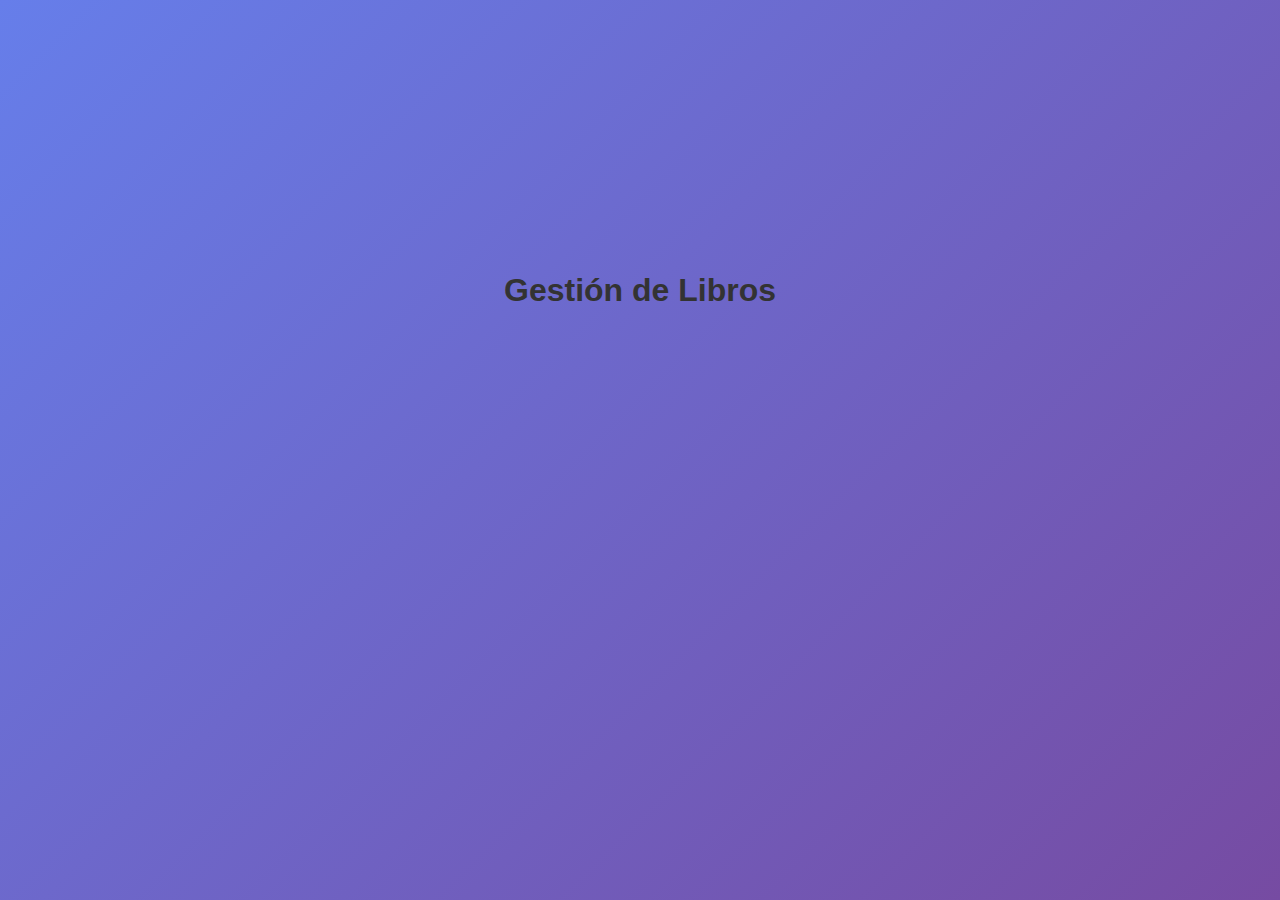
<file: index.html>
<!DOCTYPE html>
<html lang="es">
<head>
  <meta charset="UTF-8">
  <title>Book Manager</title>
  <link rel="stylesheet" href="css/styles.css">
</head>
<body>
  <h1>Gestión de Libros</h1>
  <div id="book-list"></div>
  <script src="js/api.js"></script>
  <script src="js/ui.js"></script>
  <script src="js/books.js"></script>
</body>
</html>
</file>
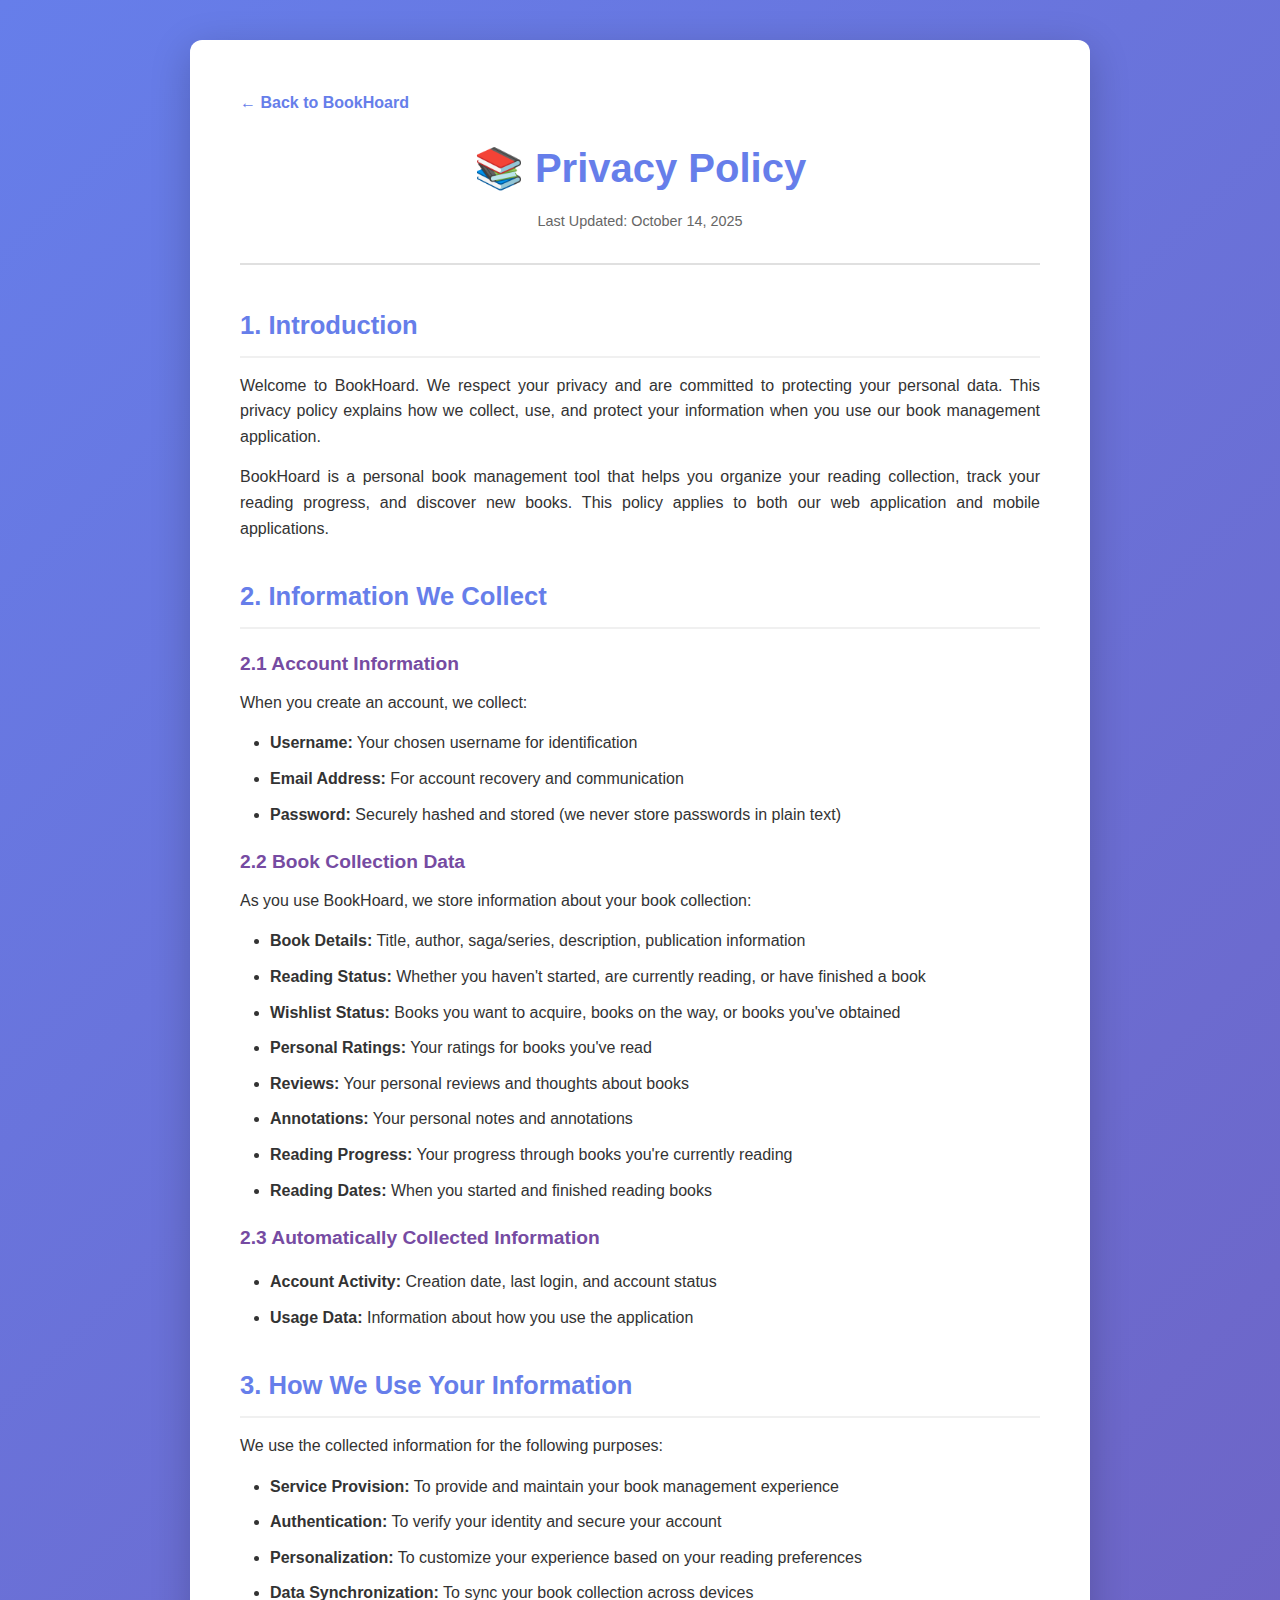
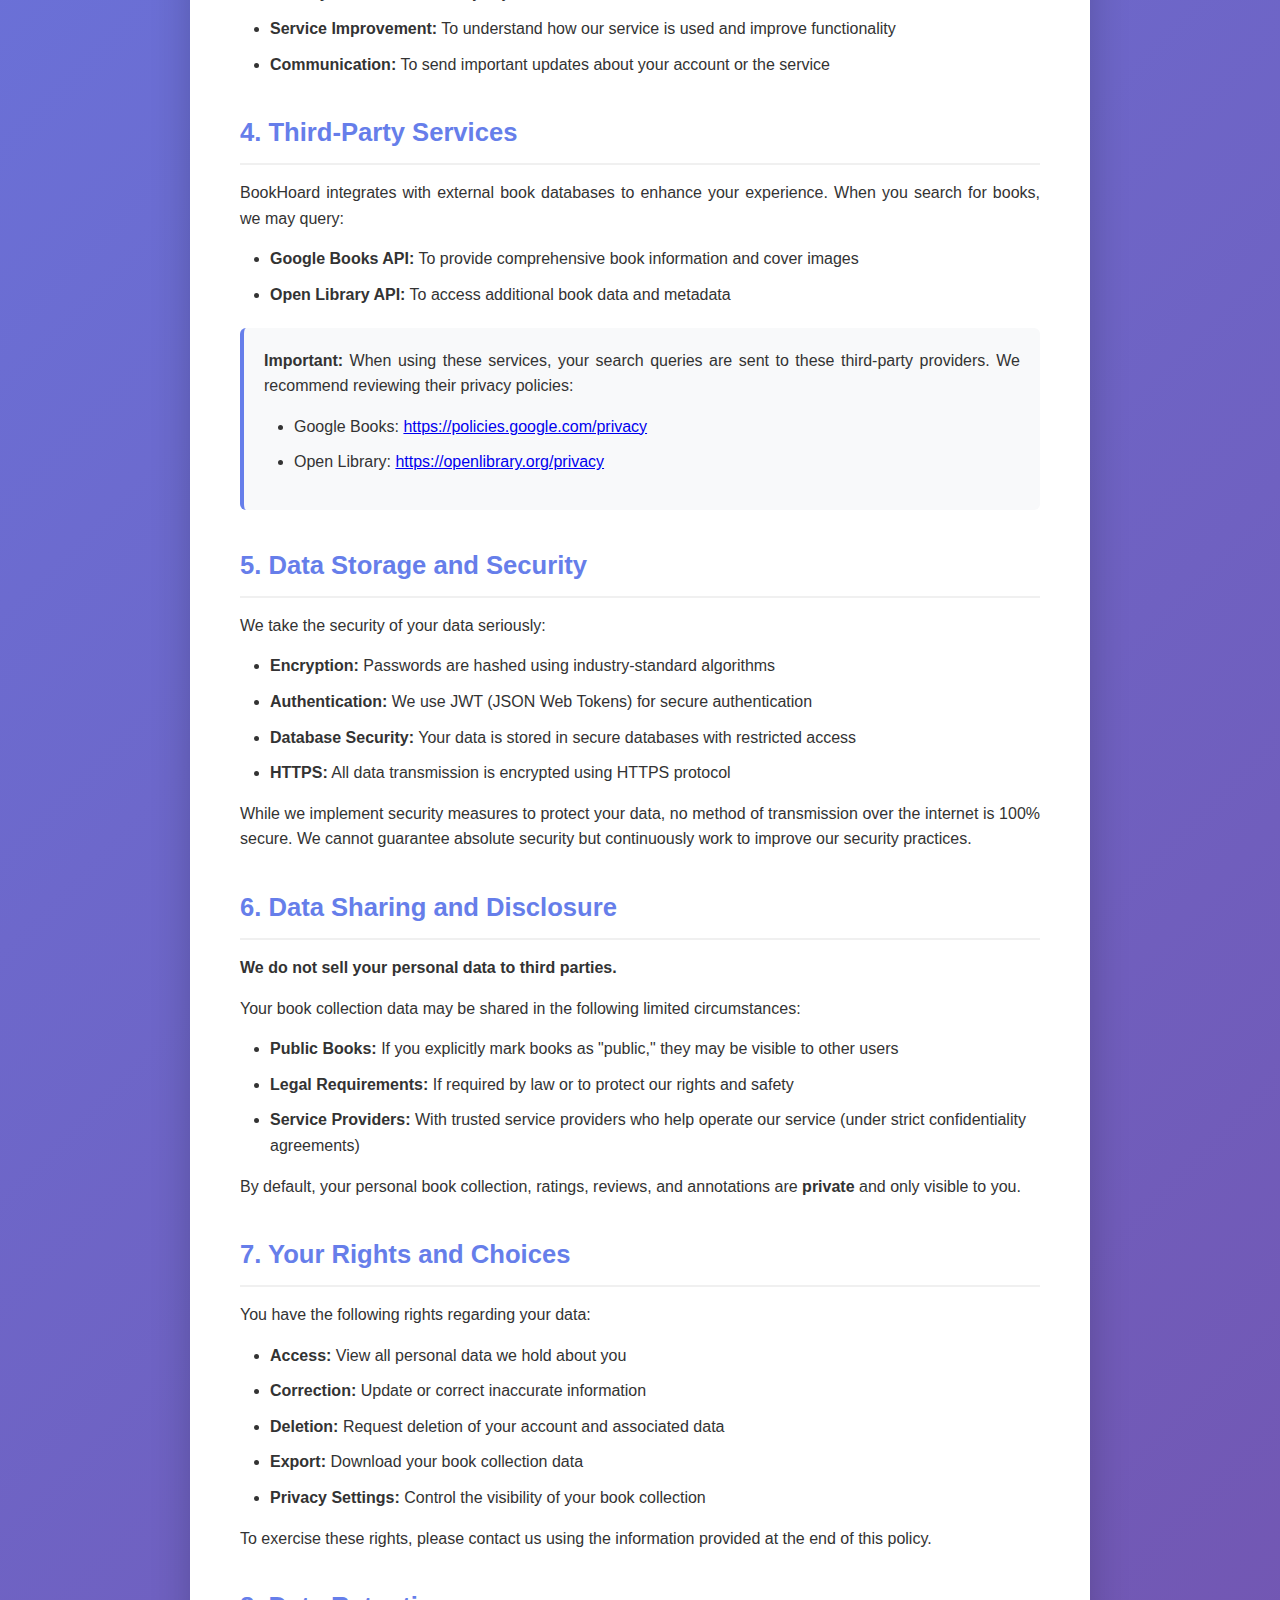
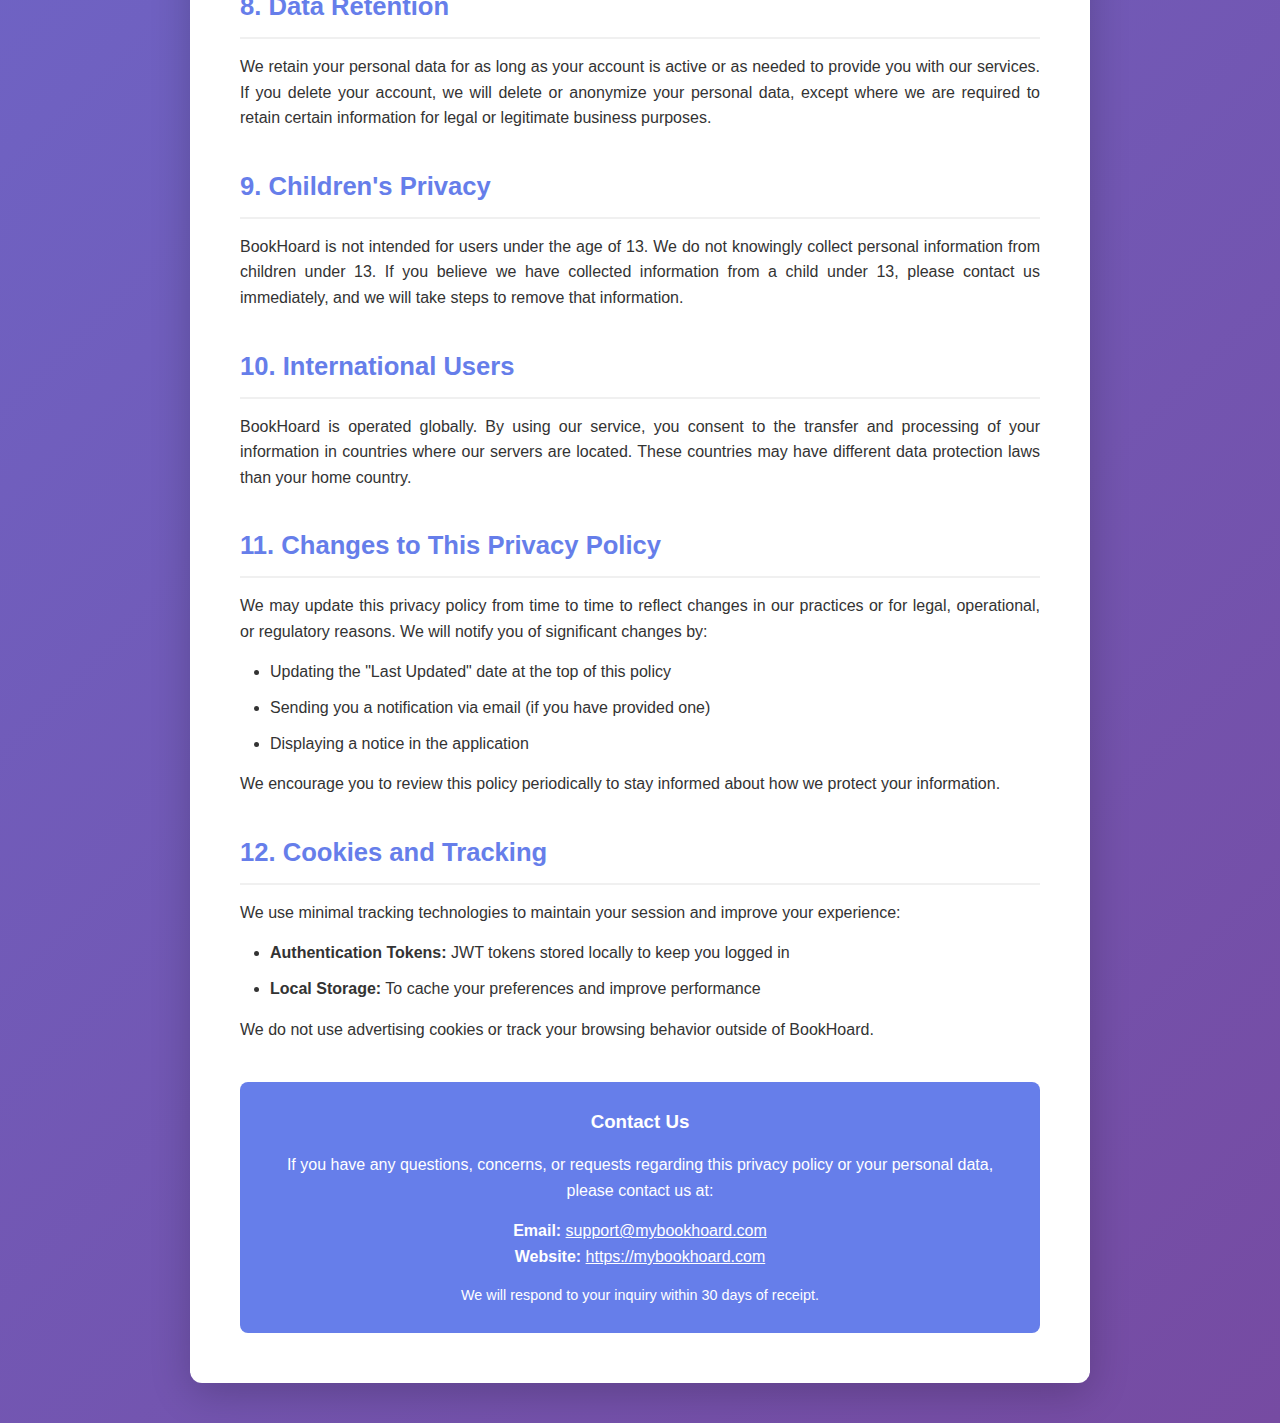
<file: privacy/index.html>
<!DOCTYPE html>
<html lang="en">
<head>
  <meta charset="UTF-8">
  <meta name="viewport" content="width=device-width, initial-scale=1.0">
  <title>Privacy Policy - BookHoard</title>
  <style>
    * {
      margin: 0;
      padding: 0;
      box-sizing: border-box;
    }

    body {
      font-family: 'Segoe UI', Tahoma, Geneva, Verdana, sans-serif;
      background: linear-gradient(135deg, #667eea 0%, #764ba2 100%);
      min-height: 100vh;
      padding: 40px 20px;
      line-height: 1.6;
      color: #333;
    }

    .container {
      max-width: 900px;
      margin: 0 auto;
      background: white;
      border-radius: 12px;
      box-shadow: 0 10px 40px rgba(0, 0, 0, 0.2);
      padding: 50px;
    }

    .header {
      text-align: center;
      margin-bottom: 40px;
      padding-bottom: 30px;
      border-bottom: 2px solid #e0e0e0;
    }

    .header h1 {
      font-size: 2.5em;
      color: #667eea;
      margin-bottom: 10px;
    }

    .header .last-updated {
      color: #666;
      font-size: 0.9em;
    }

    .section {
      margin-bottom: 35px;
    }

    .section h2 {
      color: #667eea;
      font-size: 1.6em;
      margin-bottom: 15px;
      padding-bottom: 10px;
      border-bottom: 2px solid #f0f0f0;
    }

    .section h3 {
      color: #764ba2;
      font-size: 1.2em;
      margin: 20px 0 10px 0;
    }

    .section p {
      margin-bottom: 15px;
      text-align: justify;
    }

    .section ul {
      margin: 15px 0 15px 30px;
    }

    .section li {
      margin-bottom: 10px;
    }

    .highlight-box {
      background: #f8f9fa;
      border-left: 4px solid #667eea;
      padding: 20px;
      margin: 20px 0;
      border-radius: 6px;
    }

    .contact-info {
      background: #667eea;
      color: white;
      padding: 25px;
      border-radius: 8px;
      margin-top: 40px;
      text-align: center;
    }

    .contact-info h3 {
      color: white;
      margin-bottom: 15px;
    }

    .contact-info a {
      color: white;
      text-decoration: underline;
    }

    .back-link {
      display: inline-block;
      margin-bottom: 20px;
      color: #667eea;
      text-decoration: none;
      font-weight: 600;
      transition: color 0.3s;
    }

    .back-link:hover {
      color: #764ba2;
    }

    @media (max-width: 768px) {
      .container {
        padding: 30px 20px;
      }

      .header h1 {
        font-size: 2em;
      }

      .section h2 {
        font-size: 1.4em;
      }
    }
  </style>
</head>
<body>
  <div class="container">
    <a href="../index.html" class="back-link">← Back to BookHoard</a>
    
    <div class="header">
      <h1>📚 Privacy Policy</h1>
      <p class="last-updated">Last Updated: October 14, 2025</p>
    </div>

    <div class="section">
      <h2>1. Introduction</h2>
      <p>
        Welcome to BookHoard. We respect your privacy and are committed to protecting your personal data. 
        This privacy policy explains how we collect, use, and protect your information when you use our 
        book management application.
      </p>
      <p>
        BookHoard is a personal book management tool that helps you organize your reading collection, 
        track your reading progress, and discover new books. This policy applies to both our web application 
        and mobile applications.
      </p>
    </div>

    <div class="section">
      <h2>2. Information We Collect</h2>
      
      <h3>2.1 Account Information</h3>
      <p>When you create an account, we collect:</p>
      <ul>
        <li><strong>Username:</strong> Your chosen username for identification</li>
        <li><strong>Email Address:</strong> For account recovery and communication</li>
        <li><strong>Password:</strong> Securely hashed and stored (we never store passwords in plain text)</li>
      </ul>

      <h3>2.2 Book Collection Data</h3>
      <p>As you use BookHoard, we store information about your book collection:</p>
      <ul>
        <li><strong>Book Details:</strong> Title, author, saga/series, description, publication information</li>
        <li><strong>Reading Status:</strong> Whether you haven't started, are currently reading, or have finished a book</li>
        <li><strong>Wishlist Status:</strong> Books you want to acquire, books on the way, or books you've obtained</li>
        <li><strong>Personal Ratings:</strong> Your ratings for books you've read</li>
        <li><strong>Reviews:</strong> Your personal reviews and thoughts about books</li>
        <li><strong>Annotations:</strong> Your personal notes and annotations</li>
        <li><strong>Reading Progress:</strong> Your progress through books you're currently reading</li>
        <li><strong>Reading Dates:</strong> When you started and finished reading books</li>
      </ul>

      <h3>2.3 Automatically Collected Information</h3>
      <ul>
        <li><strong>Account Activity:</strong> Creation date, last login, and account status</li>
        <li><strong>Usage Data:</strong> Information about how you use the application</li>
      </ul>
    </div>

    <div class="section">
      <h2>3. How We Use Your Information</h2>
      <p>We use the collected information for the following purposes:</p>
      <ul>
        <li><strong>Service Provision:</strong> To provide and maintain your book management experience</li>
        <li><strong>Authentication:</strong> To verify your identity and secure your account</li>
        <li><strong>Personalization:</strong> To customize your experience based on your reading preferences</li>
        <li><strong>Data Synchronization:</strong> To sync your book collection across devices</li>
        <li><strong>Service Improvement:</strong> To understand how our service is used and improve functionality</li>
        <li><strong>Communication:</strong> To send important updates about your account or the service</li>
      </ul>
    </div>

    <div class="section">
      <h2>4. Third-Party Services</h2>
      <p>
        BookHoard integrates with external book databases to enhance your experience. When you search 
        for books, we may query:
      </p>
      <ul>
        <li><strong>Google Books API:</strong> To provide comprehensive book information and cover images</li>
        <li><strong>Open Library API:</strong> To access additional book data and metadata</li>
      </ul>
      <div class="highlight-box">
        <p>
          <strong>Important:</strong> When using these services, your search queries are sent to these 
          third-party providers. We recommend reviewing their privacy policies:
        </p>
        <ul style="margin-top: 10px;">
          <li>Google Books: <a href="https://policies.google.com/privacy" target="_blank">https://policies.google.com/privacy</a></li>
          <li>Open Library: <a href="https://openlibrary.org/privacy" target="_blank">https://openlibrary.org/privacy</a></li>
        </ul>
      </div>
    </div>

    <div class="section">
      <h2>5. Data Storage and Security</h2>
      <p>We take the security of your data seriously:</p>
      <ul>
        <li><strong>Encryption:</strong> Passwords are hashed using industry-standard algorithms</li>
        <li><strong>Authentication:</strong> We use JWT (JSON Web Tokens) for secure authentication</li>
        <li><strong>Database Security:</strong> Your data is stored in secure databases with restricted access</li>
        <li><strong>HTTPS:</strong> All data transmission is encrypted using HTTPS protocol</li>
      </ul>
      <p>
        While we implement security measures to protect your data, no method of transmission over the 
        internet is 100% secure. We cannot guarantee absolute security but continuously work to improve 
        our security practices.
      </p>
    </div>

    <div class="section">
      <h2>6. Data Sharing and Disclosure</h2>
      <p><strong>We do not sell your personal data to third parties.</strong></p>
      <p>Your book collection data may be shared in the following limited circumstances:</p>
      <ul>
        <li><strong>Public Books:</strong> If you explicitly mark books as "public," they may be visible to other users</li>
        <li><strong>Legal Requirements:</strong> If required by law or to protect our rights and safety</li>
        <li><strong>Service Providers:</strong> With trusted service providers who help operate our service (under strict confidentiality agreements)</li>
      </ul>
      <p>
        By default, your personal book collection, ratings, reviews, and annotations are <strong>private</strong> 
        and only visible to you.
      </p>
    </div>

    <div class="section">
      <h2>7. Your Rights and Choices</h2>
      <p>You have the following rights regarding your data:</p>
      <ul>
        <li><strong>Access:</strong> View all personal data we hold about you</li>
        <li><strong>Correction:</strong> Update or correct inaccurate information</li>
        <li><strong>Deletion:</strong> Request deletion of your account and associated data</li>
        <li><strong>Export:</strong> Download your book collection data</li>
        <li><strong>Privacy Settings:</strong> Control the visibility of your book collection</li>
      </ul>
      <p>
        To exercise these rights, please contact us using the information provided at the end of this policy.
      </p>
    </div>

    <div class="section">
      <h2>8. Data Retention</h2>
      <p>
        We retain your personal data for as long as your account is active or as needed to provide you 
        with our services. If you delete your account, we will delete or anonymize your personal data, 
        except where we are required to retain certain information for legal or legitimate business purposes.
      </p>
    </div>

    <div class="section">
      <h2>9. Children's Privacy</h2>
      <p>
        BookHoard is not intended for users under the age of 13. We do not knowingly collect personal 
        information from children under 13. If you believe we have collected information from a child 
        under 13, please contact us immediately, and we will take steps to remove that information.
      </p>
    </div>

    <div class="section">
      <h2>10. International Users</h2>
      <p>
        BookHoard is operated globally. By using our service, you consent to the transfer and processing 
        of your information in countries where our servers are located. These countries may have different 
        data protection laws than your home country.
      </p>
    </div>

    <div class="section">
      <h2>11. Changes to This Privacy Policy</h2>
      <p>
        We may update this privacy policy from time to time to reflect changes in our practices or for 
        legal, operational, or regulatory reasons. We will notify you of significant changes by:
      </p>
      <ul>
        <li>Updating the "Last Updated" date at the top of this policy</li>
        <li>Sending you a notification via email (if you have provided one)</li>
        <li>Displaying a notice in the application</li>
      </ul>
      <p>
        We encourage you to review this policy periodically to stay informed about how we protect your information.
      </p>
    </div>

    <div class="section">
      <h2>12. Cookies and Tracking</h2>
      <p>
        We use minimal tracking technologies to maintain your session and improve your experience:
      </p>
      <ul>
        <li><strong>Authentication Tokens:</strong> JWT tokens stored locally to keep you logged in</li>
        <li><strong>Local Storage:</strong> To cache your preferences and improve performance</li>
      </ul>
      <p>
        We do not use advertising cookies or track your browsing behavior outside of BookHoard.
      </p>
    </div>

    <div class="contact-info">
      <h3>Contact Us</h3>
      <p>
        If you have any questions, concerns, or requests regarding this privacy policy or your personal data, 
        please contact us at:
      </p>
      <p style="margin-top: 15px;">
        <strong>Email:</strong> <a href="mailto:support@mybookhoard.com">support@mybookhoard.com</a><br>
        <strong>Website:</strong> <a href="https://mybookhoard.com">https://mybookhoard.com</a>
      </p>
      <p style="margin-top: 15px; font-size: 0.9em;">
        We will respond to your inquiry within 30 days of receipt.
      </p>
    </div>
  </div>
</body>
</html>
</file>
<file: css/styles.css>
* {
  margin: 0;
  padding: 0;
  box-sizing: border-box;
}

body {
  font-family: 'Segoe UI', Tahoma, Geneva, Verdana, sans-serif;
  background: linear-gradient(135deg, #667eea 0%, #764ba2 100%);
  min-height: 100vh;
  display: flex;
  align-items: center;
  justify-content: center;
  padding: 20px;
  padding-bottom: 320px; /* Space for debug console */
}

.container {
  background: white;
  border-radius: 12px;
  box-shadow: 0 10px 40px rgba(0, 0, 0, 0.2);
  max-width: 900px;
  width: 100%;
  padding: 40px;
}

h1, h2 {
  color: #333;
  margin-bottom: 20px;
}

h1 {
  font-size: 2em;
  text-align: center;
}

h2 {
  font-size: 1.5em;
}

/* Login Form */
#login-container {
  max-width: 400px;
  margin: 0 auto;
}

#login-form {
  display: flex;
  flex-direction: column;
  gap: 15px;
}

input[type="text"],
input[type="email"],
input[type="password"] {
  padding: 12px;
  border: 2px solid #e0e0e0;
  border-radius: 6px;
  font-size: 1em;
  transition: border-color 0.3s;
}

input:focus {
  outline: none;
  border-color: #667eea;
}

button {
  padding: 12px 24px;
  background: #667eea;
  color: white;
  border: none;
  border-radius: 6px;
  font-size: 1em;
  cursor: pointer;
  transition: background 0.3s;
}

button:hover {
  background: #5568d3;
}

button:active {
  transform: scale(0.98);
}

#login-error {
  color: #e74c3c;
  font-size: 0.9em;
  margin-top: 10px;
  text-align: center;
}

/* App Container */
#app {
  display: none;
}

#app.active {
  display: block;
}

/* Header */
.app-header {
  display: flex;
  justify-content: space-between;
  align-items: center;
  margin-bottom: 30px;
  padding-bottom: 20px;
  border-bottom: 2px solid #e0e0e0;
}

.logout-btn {
  background: #e74c3c;
  padding: 8px 16px;
  font-size: 0.9em;
}

.logout-btn:hover {
  background: #c0392b;
}

/* Book List */
#book-list {
  display: flex;
  flex-direction: column;
  gap: 12px;
}

.book-item {
  display: flex;
  align-items: center;
  justify-content: space-between;
  padding: 16px;
  background: #f8f9fa;
  border-radius: 8px;
  border-left: 4px solid #667eea;
  transition: transform 0.2s, box-shadow 0.2s;
}

.book-item:hover {
  transform: translateX(4px);
  box-shadow: 0 4px 12px rgba(0, 0, 0, 0.1);
}

.book-info {
  flex: 1;
  cursor: pointer;
}

.book-title {
  font-size: 1.1em;
  font-weight: 600;
  color: #333;
  margin-bottom: 4px;
}

.book-details {
  font-size: 0.9em;
  color: #666;
}

.book-actions {
  display: flex;
  gap: 8px;
}

.edit-btn {
  background: #3498db;
  padding: 8px 16px;
  font-size: 0.9em;
}

.edit-btn:hover {
  background: #2980b9;
}

.delete-btn {
  background: #e74c3c;
  padding: 8px 16px;
  font-size: 0.9em;
}

.delete-btn:hover {
  background: #c0392b;
}

.empty-message {
  text-align: center;
  padding: 40px;
  color: #999;
  font-size: 1.1em;
}

/* Loading */
.loading {
  text-align: center;
  padding: 40px;
  color: #667eea;
  font-size: 1.1em;
}

/* Debug Response - Now visible by default for debugging */
#api-response {
  position: fixed;
  bottom: 0;
  left: 0;
  right: 0;
  margin: 0;
  padding: 20px;
  background: #1e1e1e;
  color: #d4d4d4;
  border-top: 3px solid #667eea;
  font-family: 'Courier New', monospace;
  font-size: 0.85em;
  overflow-x: auto;
  max-height: 300px;
  overflow-y: auto;
  z-index: 9999;
  box-shadow: 0 -4px 12px rgba(0, 0, 0, 0.3);
}

#api-response::before {
  content: "🔍 API Debug Console";
  display: block;
  color: #667eea;
  font-weight: bold;
  margin-bottom: 10px;
  font-size: 1em;
}
</file>
